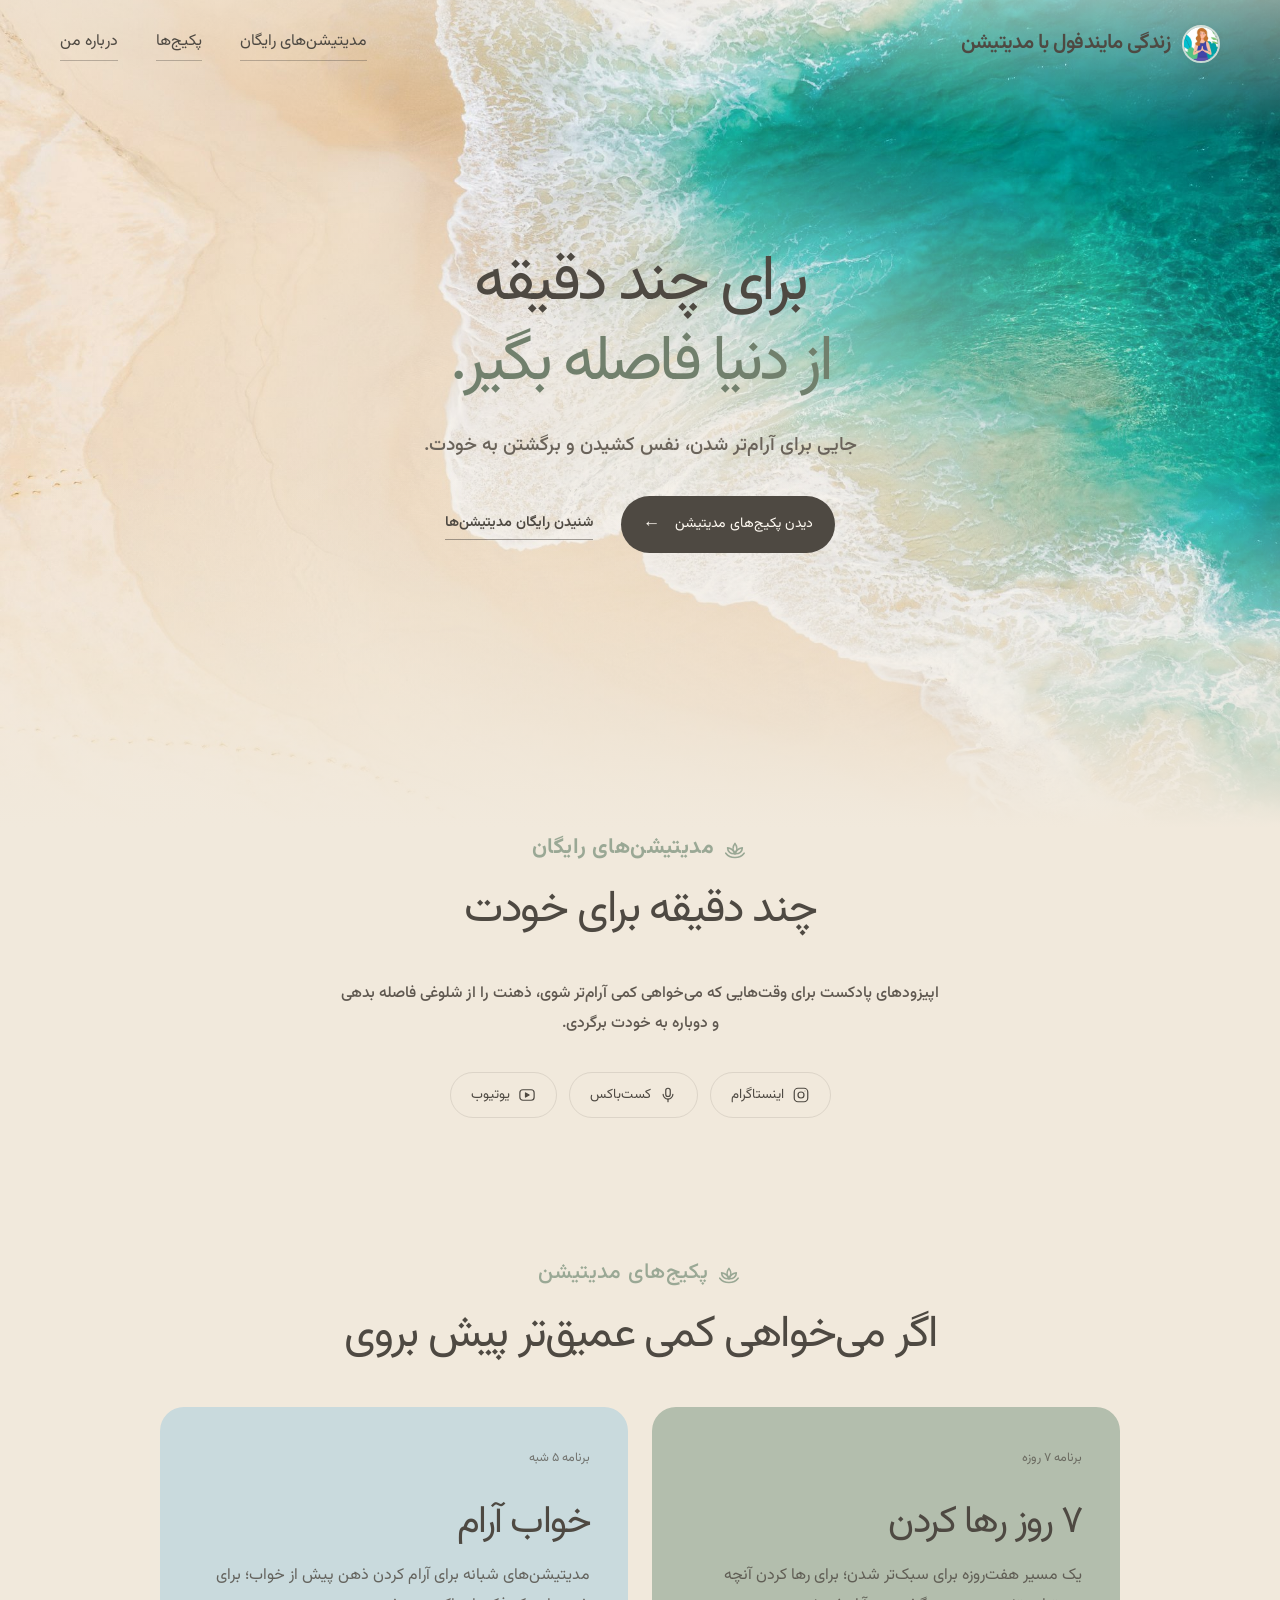
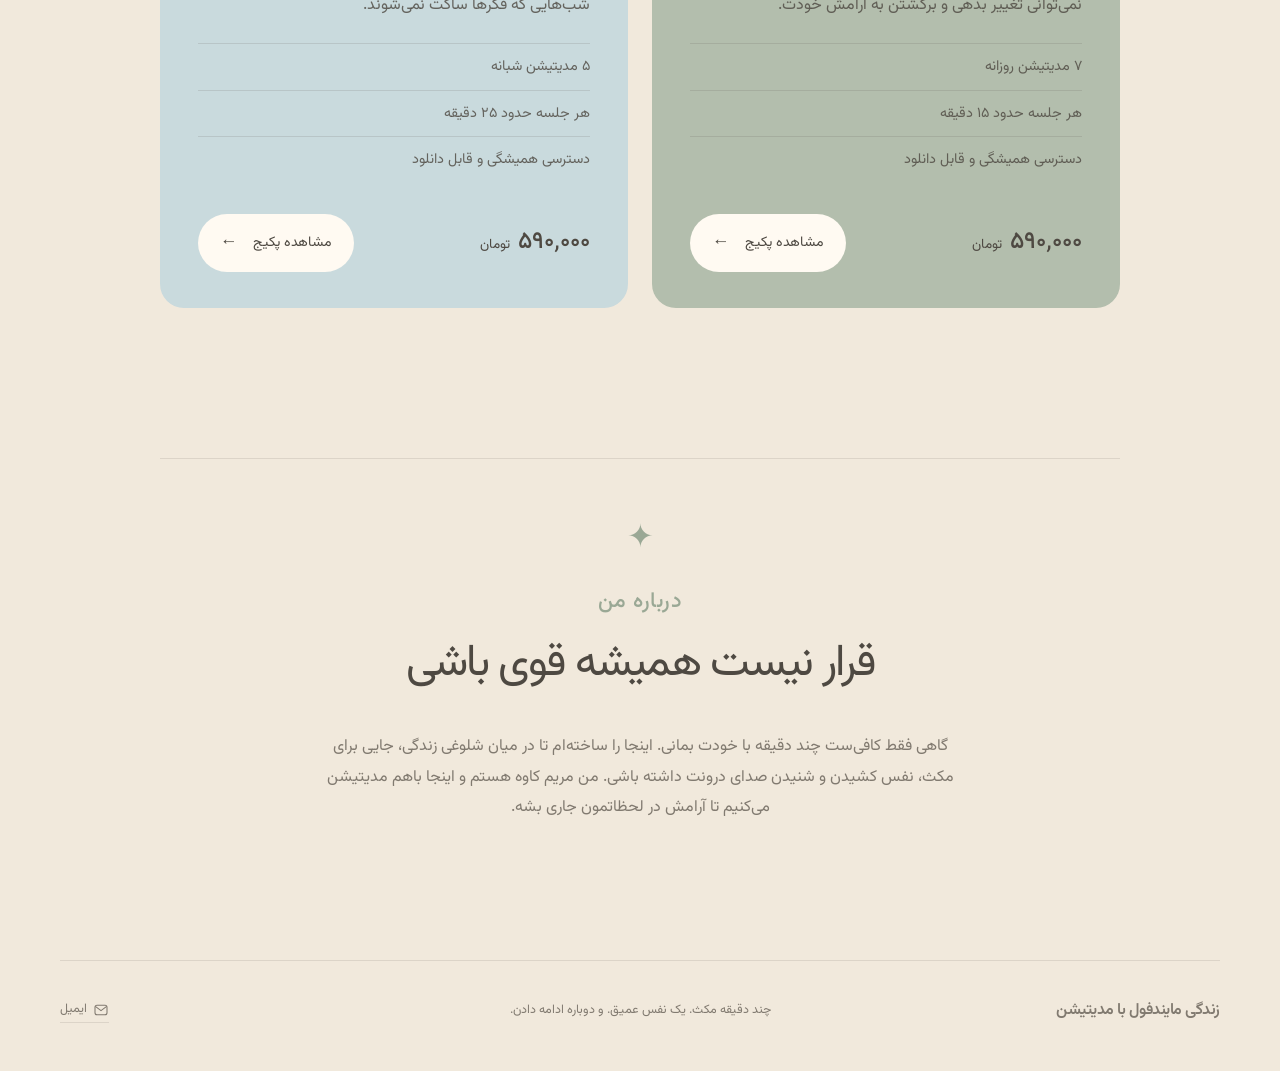
<file: index.html>
<!doctype html>
<html lang="fa" dir="rtl">
<head>
  <meta charset="utf-8">
  <meta name="viewport" content="width=device-width, initial-scale=1">
  <title>زندگی مایندفول با مدیتیشن</title>
  <meta name="description" content="پادکست مدیتیشن رایگان و پکیج‌های مدیتیشن هدایت‌شده؛ جایی برای آرام‌تر شدن، نفس کشیدن و برگشتن به خودت.">
  <meta name="theme-color" content="#f7f4ee">
  <link rel="preconnect" href="https://fonts.googleapis.com">
  <link rel="preconnect" href="https://fonts.gstatic.com" crossorigin>
  <link href="https://fonts.googleapis.com/css2?family=Vazirmatn:wght@300;400;500;600&display=swap" rel="stylesheet">
  <link rel="stylesheet" href="style.css">
</head>
<body>
  <div class="top">
    <header class="nav">
      <a class="logo" href="#"><img class="logo-avatar" src="images/avatar.jpg" alt="" width="38" height="38">زندگی مایندفول با مدیتیشن</a>
      <nav>
        <a href="#free">مدیتیشن‌های رایگان</a>
        <a href="#packages">پکیج‌ها</a>
        <a href="#about">درباره من</a>
      </nav>
    </header>

    <!-- عکس بالای صفحه: images/hero.jpg -->
    <section class="hero">
      <div class="hero-copy">
        <h1>برای چند دقیقه<br><em>از دنیا فاصله بگیر.</em></h1>
        <p class="hero-text">
          جایی برای آرام‌تر شدن، نفس کشیدن و برگشتن به خودت.
        </p>
        <div class="hero-actions">
          <a class="button" href="#packages">دیدن پکیج‌های مدیتیشن <span aria-hidden="true">←</span></a>
          <a class="text-link" href="#free">شنیدن رایگان مدیتیشن‌ها</a>
        </div>
      </div>
    </section>
  </div>

  <main>
    <section class="intro" id="free">
      <p class="eyebrow"><svg class="lotus" viewBox="0 0 24 24" aria-hidden="true" fill="none" stroke="currentColor" stroke-width="1.5" stroke-linecap="round" stroke-linejoin="round"><path d="M12 4.5c2.2 2.7 2.2 6.6 0 9.5-2.2-2.9-2.2-6.8 0-9.5z"/><path d="M12 14c-.9-2.9-3.4-5-6.8-5.4.1 3.6 2.6 5.7 6.8 5.4z"/><path d="M12 14c.9-2.9 3.4-5 6.8-5.4-.1 3.6-2.6 5.7-6.8 5.4z"/><path d="M3.5 13.5c1.9 2.6 4.9 4 8.5 4s6.6-1.4 8.5-4"/></svg>مدیتیشن‌های رایگان</p>
      <h2>چند دقیقه برای خودت</h2>
      <p>
        اپیزودهای پادکست برای وقت‌هایی که می‌خواهی کمی آرام‌تر شوی،
        ذهنت را از شلوغی فاصله بدهی و دوباره به خودت برگردی.
      </p>
      <!-- لینک صفحه‌ی پادکست خودت را در هر href بگذار -->
      <ul class="platforms">
        <li><a href="https://www.instagram.com/mindful_life_with_meditation/" target="_blank" rel="noopener"><svg class="icon" viewBox="0 0 24 24" aria-hidden="true" fill="none" stroke="currentColor" stroke-width="1.6" stroke-linecap="round" stroke-linejoin="round"><rect x="3" y="3" width="18" height="18" rx="5"/><circle cx="12" cy="12" r="4"/><circle cx="17.3" cy="6.7" r=".6" fill="currentColor" stroke="none"/></svg>اینستاگرام</a></li>
        <li><a href="https://castbox.fm/channel/%D8%B2%D9%86%D8%AF%DA%AF%DB%8C-%D9%85%D8%A7%DB%8C%D9%86%D8%AF%D9%81%D9%88%D9%84-%D8%A8%D8%A7-%D9%85%D8%AF%DB%8C%D8%AA%DB%8C%D8%B4%D9%86-%7C-%D9%85%D8%B1%D8%A7%D9%82%D8%A8%D9%87%E2%80%8C%DB%8C-%D9%81%D8%A7%D8%B1%D8%B3%DB%8C-id4888005?country=ir&amp;nojump=1" target="_blank" rel="noopener"><svg class="icon" viewBox="0 0 24 24" aria-hidden="true" fill="none" stroke="currentColor" stroke-width="1.6" stroke-linecap="round" stroke-linejoin="round"><rect x="9" y="3" width="6" height="11" rx="3"/><path d="M5.5 11a6.5 6.5 0 0 0 13 0"/><path d="M12 17.5V21"/></svg>کست‌باکس</a></li>
        <li><a href="https://www.youtube.com/@maryamMeditations" target="_blank" rel="noopener"><svg class="icon" viewBox="0 0 24 24" aria-hidden="true" fill="none" stroke="currentColor" stroke-width="1.6" stroke-linecap="round" stroke-linejoin="round"><rect x="2.5" y="5" width="19" height="14" rx="4"/><path d="M10 9.2v5.6l4.8-2.8z" fill="currentColor"/></svg>یوتیوب</a></li>
      </ul>
    </section>

    <section class="packages" id="packages">
      <div class="section-heading">
        <p class="eyebrow"><svg class="lotus" viewBox="0 0 24 24" aria-hidden="true" fill="none" stroke="currentColor" stroke-width="1.5" stroke-linecap="round" stroke-linejoin="round"><path d="M12 4.5c2.2 2.7 2.2 6.6 0 9.5-2.2-2.9-2.2-6.8 0-9.5z"/><path d="M12 14c-.9-2.9-3.4-5-6.8-5.4.1 3.6 2.6 5.7 6.8 5.4z"/><path d="M12 14c.9-2.9 3.4-5 6.8-5.4-.1 3.6-2.6 5.7-6.8 5.4z"/><path d="M3.5 13.5c1.9 2.6 4.9 4 8.5 4s6.6-1.4 8.5-4"/></svg>پکیج‌های مدیتیشن</p>
        <h2>اگر می‌خواهی کمی عمیق‌تر پیش بروی</h2>
      </div>

      <div class="package-grid">
        <article class="package-card">
          <div class="package-top">
            <span class="card-label">برنامه ۷ روزه</span>
          </div>
          <h3>۷ روز رها کردن</h3>
          <p class="package-desc">
            یک مسیر هفت‌روزه برای سبک‌تر شدن؛ برای رها کردن آنچه
            نمی‌توانی تغییر بدهی و برگشتن به آرامش خودت.
          </p>
          <ul class="package-list">
            <li>۷ مدیتیشن روزانه</li>
            <li>هر جلسه حدود ۱۵ دقیقه</li>
            <li>دسترسی همیشگی و قابل دانلود</li>
          </ul>
          <div class="package-footer">
            <p class="price"><strong>۵۹۰٬۰۰۰</strong> تومان</p>
            <button class="button button-light" type="button" data-open="package-1">مشاهده پکیج <span aria-hidden="true">←</span></button>
          </div>
        </article>

        <article class="package-card package-card--sea">
          <div class="package-top">
            <span class="card-label">برنامه ۵ شبه</span>
          </div>
          <h3>خواب آرام</h3>
          <p class="package-desc">
            مدیتیشن‌های شبانه برای آرام کردن ذهن پیش از خواب؛
            برای شب‌هایی که فکرها ساکت نمی‌شوند.
          </p>
          <ul class="package-list">
            <li>۵ مدیتیشن شبانه</li>
            <li>هر جلسه حدود ۲۵ دقیقه</li>
            <li>دسترسی همیشگی و قابل دانلود</li>
          </ul>
          <div class="package-footer">
            <p class="price"><strong>۵۹۰٬۰۰۰</strong> تومان</p>
            <!-- لینک صفحه‌ی پرداخت این پکیج -->
            <a class="button button-light" href="#">مشاهده پکیج <span aria-hidden="true">←</span></a>
          </div>
        </article>
      </div>
    </section>

    <section class="about" id="about">
      <div class="about-mark" aria-hidden="true">✦</div>
      <div>
        <p class="eyebrow">درباره من</p>
        <h2>قرار نیست همیشه قوی باشی</h2>
        <p>
          گاهی فقط کافی‌ست چند دقیقه با خودت بمانی.
          اینجا را ساخته‌ام تا در میان شلوغی زندگی،
          جایی برای مکث، نفس کشیدن و شنیدن صدای درونت داشته باشی.
          من مریم کاوه هستم و اینجا باهم مدیتیشن می‌کنیم
          تا آرامش در لحظاتمون جاری بشه.
        </p>
      </div>
    </section>
  </main>

  <footer>
    <div class="logo">زندگی مایندفول با مدیتیشن</div>
    <p>چند دقیقه مکث. یک نفس عمیق. و دوباره ادامه دادن.</p>
    <div class="footer-links">
      <a class="footer-link" href="mailto:mindful.life.with.meditation@gmail.com"><svg class="icon" viewBox="0 0 24 24" aria-hidden="true" fill="none" stroke="currentColor" stroke-width="1.6" stroke-linecap="round" stroke-linejoin="round"><rect x="3" y="5" width="18" height="14" rx="3"/><path d="m4 7 8 6 8-6"/></svg>ایمیل</a>
    </div>
  </footer>
  <!-- جزئیات پکیج ۱ -->
  <dialog class="modal" id="package-1" aria-labelledby="package-1-title">
    <div class="modal-inner">
      <button class="modal-close" type="button" data-close aria-label="بستن">×</button>
      <p class="card-label">برنامه ۷ روزه</p>
      <h3 id="package-1-title">۷ روز رها کردن</h3>
      <p class="modal-intro">هر روز یک مدیتیشن حدود ۱۵ دقیقه‌ای؛ این مسیری است که با هم می‌رویم:</p>
      <!-- توضیح هر روز را اینجا بنویس -->
      <ol class="day-list">
        <li>
          <span class="day-num">روز ۱</span>
          <div>
            <h4>توقف</h4>
            <p>چند دقیقه مکث، نفس آگاهانه و دیدن آنچه این روزها روی دلت سنگینی می‌کند.</p>
          </div>
        </li>
        <li>
          <span class="day-num">روز ۲</span>
          <div>
            <h4>پذیرش</h4>
            <p>به‌جای جنگیدن با احساس‌ها، یاد می‌گیریم کنارشان بنشینیم و بپذیریمشان.</p>
          </div>
        </li>
        <li>
          <span class="day-num">روز ۳</span>
          <div>
            <h4>بدن</h4>
            <p>با اسکن بدن، تنش‌هایی را که بی‌آنکه بدانیم نگه داشته‌ایم پیدا می‌کنیم و رها می‌کنیم.</p>
          </div>
        </li>
        <li>
          <span class="day-num">روز ۴</span>
          <div>
            <h4>فکرها</h4>
            <p>فکرها را مثل ابرهایی تماشا می‌کنیم که می‌آیند و می‌روند، بدون اینکه دنبالشان برویم.</p>
          </div>
        </li>
        <li>
          <span class="day-num">روز ۵</span>
          <div>
            <h4>گذشته</h4>
            <p>با مهربانی به خودمان، بار آنچه گذشته را کمی سبک‌تر می‌کنیم.</p>
          </div>
        </li>
        <li>
          <span class="day-num">روز ۶</span>
          <div>
            <h4>کنترل</h4>
            <p>آنچه در اختیار ما نیست را می‌شناسیم و آرام‌آرام رهایش می‌کنیم.</p>
          </div>
        </li>
        <li>
          <span class="day-num">روز ۷</span>
          <div>
            <h4>آرامش</h4>
            <p>مرور مسیر هفت روز و برگشتن به آرامشی که همیشه در درونت بوده.</p>
          </div>
        </li>
      </ol>
      <div class="modal-footer">
        <p class="price"><strong>۵۹۰٬۰۰۰</strong> تومان</p>
        <!-- لینک صفحه‌ی پرداخت این پکیج -->
        <a class="button" href="#">خرید پکیج <span aria-hidden="true">←</span></a>
      </div>
    </div>
  </dialog>

  <script>
    document.querySelectorAll('[data-open]').forEach(function (btn) {
      btn.addEventListener('click', function () {
        document.getElementById(btn.dataset.open).showModal();
      });
    });
    document.querySelectorAll('.modal').forEach(function (modal) {
      modal.addEventListener('click', function (e) {
        if (e.target === modal || e.target.closest('[data-close]')) modal.close();
      });
    });
  </script>
</body>
</html>
</file>
<file: style.css>
* { box-sizing: border-box; }

:root {
  --cream: #f1e9dc;
  --cream-deep: #e7dccb;
  --sage: #9aa895;
  --sage-soft: #b3bead;
  --sage-dark: #71806d;
  --brown: #4e4942;
  --muted: #817a70;
  --white: #fffaf2;
  --sea: #c9dadd;
  --line: rgba(78,73,66,.13);
}

html { scroll-behavior: smooth; }

body {
  margin: 0;
  background: var(--cream);
  color: var(--brown);
  font-family: "Vazirmatn", Tahoma, sans-serif;
  font-weight: 400;
  line-height: 1.9;
}

a { color: inherit; text-decoration: none; }

.nav {
  width: min(1160px, calc(100% - 48px));
  margin: 0 auto;
  min-height: 88px;
  display: flex;
  align-items: center;
  justify-content: space-between;
  gap: 32px;
}

.logo {
  font-size: 1.3rem;
  font-weight: 600;
  letter-spacing: -.03em;
}
a.logo {
  display: inline-flex;
  align-items: center;
  gap: 12px;
}
.logo-avatar {
  width: 38px;
  height: 38px;
  border-radius: 50%;
  object-fit: cover;
  border: 2px solid rgba(255,250,242,.7);
  box-shadow: 0 1px 6px rgba(78,73,66,.06);
}

.nav nav {
  display: flex;
  gap: 38px;
  color: var(--muted);
  font-size: 1rem;
}

.nav nav a {
  padding-bottom: 3px;
  border-bottom: 1px solid rgba(78,73,66,.35);
  transition: color .2s ease, border-color .2s ease;
}
.nav nav a:hover { color: var(--brown); border-bottom-color: var(--brown); }

.top {
  position: relative;
  min-height: 92vh;
  display: flex;
  flex-direction: column;
  background:
    /* محو شدن پایین عکس در رنگ صفحه */
    linear-gradient(180deg, transparent 55%, rgba(241,233,220,.6) 80%, var(--cream) 100%),
    /* کمی روشن‌تر کردن پشت متن برای خوانایی */
    radial-gradient(var(--veil, ellipse 50% 38%) at 50% 50%, rgba(241,233,220,.78), rgba(241,233,220,0) 100%),
    /* روشن کردن بالای صفحه برای خوانایی منو */
    linear-gradient(180deg, rgba(241,233,220,.55) 0%, rgba(241,233,220,0) 16%),
    url("images/hero.jpg") center / cover no-repeat,
    var(--cream-deep);
}

.top .nav { width: min(1160px, calc(100% - 48px)); }
.top .nav nav { color: var(--brown); }

.hero {
  flex: 1;
  width: min(1160px, calc(100% - 48px));
  margin: 0 auto;
  display: flex;
  align-items: center;
  justify-content: center;
  padding: 40px 0 160px;
}

.hero-copy { max-width: 640px; text-align: center; }
.hero-copy .hero-text { margin-left: auto; margin-right: auto; }
.hero-copy .hero-actions { justify-content: center; }

.eyebrow {
  margin: 0 0 16px;
  color: var(--sage-dark);
  font-size: .78rem;
  font-weight: 500;
  letter-spacing: .02em;
}

h1, h2, h3, p { margin-top: 0; }

h1 {
  margin-bottom: 24px;
  font-size: clamp(2.8rem, 5vw, 5rem);
  line-height: 1.25;
  font-weight: 400;
  letter-spacing: -.055em;
}
h1 em {
  font-style: normal;
  color: var(--sage-dark);
}

.hero-text {
  max-width: 480px;
  color: #6a635a;
  font-size: 1.2rem;
  font-weight: 500;
  margin-bottom: 32px;
}

.button {
  display: inline-flex;
  align-items: center;
  gap: 15px;
  background: var(--brown);
  color: var(--white);
  border-radius: 999px;
  padding: 12px 22px;
  font-size: .88rem;
  transition: transform .2s ease, background .2s ease;
}
button.button {
  font: inherit;
  font-size: .88rem;
  border: 0;
  cursor: pointer;
}
.button:hover { transform: translateY(-2px); background: #3f3b36; }
.button span { font-size: 1.1rem; }

.hero-actions {
  display: flex;
  align-items: center;
  gap: 28px;
  flex-wrap: wrap;
}

.hero-actions .text-link {
  color: var(--brown);
  font-weight: 600;
  border-bottom-color: rgba(78,73,66,.5);
}

a:focus-visible {
  outline: 2px solid var(--sage-dark);
  outline-offset: 3px;
}

.intro, .packages, .about {
  width: min(960px, calc(100% - 48px));
  margin-left: auto;
  margin-right: auto;
}

.intro {
  padding: 0 0 135px;
  text-align: center;
}
.intro h2, .section-heading h2, .about h2 {
  font-size: clamp(2rem, 3.5vw, 3rem);
  font-weight: 400;
  letter-spacing: -.04em;
  line-height: 1.4;
}
.intro .eyebrow,
.section-heading .eyebrow {
  display: flex;
  align-items: center;
  justify-content: center;
  gap: 8px;
}
.eyebrow .lotus {
  width: 1.2em;
  height: 1.2em;
  flex: none;
  transform: translateY(.12em);
}
.intro .eyebrow {
  color: var(--sage);
  font-size: 1.35rem;
  font-weight: 700;
  margin-bottom: 10px;
}
.section-heading .eyebrow,
.about .eyebrow {
  font-size: 1.35rem;
  margin-bottom: 10px;
}
.section-heading .eyebrow,
.about .eyebrow { color: var(--sage); }
.intro p:not(.eyebrow) {
  max-width: 600px;
  margin: 0 auto 24px;
  color: #5f5850;
  font-weight: 500;
  font-size: .98rem;
}

.text-link {
  display: inline-flex;
  gap: 13px;
  align-items: center;
  color: var(--sage-dark);
  font-size: .9rem;
  border-bottom: 1px solid rgba(113,128,109,.35);
  padding-bottom: 3px;
}

.platforms {
  list-style: none;
  margin: 34px 0 0;
  padding: 0;
  display: flex;
  justify-content: center;
  flex-wrap: wrap;
  gap: 12px;
}
.platforms a {
  display: inline-flex;
  align-items: center;
  gap: 8px;
  padding: 9px 20px;
  border: 1px solid var(--line);
  border-radius: 999px;
  font-size: .85rem;
  color: var(--brown);
  transition: background .2s ease, border-color .2s ease;
}
.platforms .icon { width: 18px; height: 18px; flex: none; }
.platforms a:hover { background: var(--white); border-color: rgba(78,73,66,.25); }

.packages { padding-bottom: 150px; }
.section-heading { margin-bottom: 40px; text-align: center; }

.package-grid {
  display: grid;
  grid-template-columns: 1fr 1fr;
  gap: 24px;
}

.package-card {
  border-radius: 24px;
  background: var(--sage-soft);
  padding: 40px 38px 36px;
  display: flex;
  flex-direction: column;
}
.package-card--sea { background: var(--sea); }

.package-top {
  font-size: .78rem;
  opacity: .7;
  margin-bottom: 26px;
}
.package-card h3 {
  font-size: clamp(1.8rem, 3vw, 2.4rem);
  font-weight: 400;
  letter-spacing: -.04em;
  line-height: 1.4;
  margin-bottom: 10px;
}
.package-desc {
  color: rgba(78,73,66,.82);
  margin-bottom: 22px;
}

.package-list {
  list-style: none;
  margin: 0 0 32px;
  padding: 0;
  font-size: .9rem;
  color: rgba(78,73,66,.82);
}
.package-list li {
  padding: 9px 0;
  border-top: 1px solid rgba(78,73,66,.14);
}

.package-footer {
  margin-top: auto;
  display: flex;
  align-items: center;
  justify-content: space-between;
  gap: 16px;
  flex-wrap: wrap;
}
.price { margin: 0; font-size: .85rem; }
.price strong { font-size: 1.5rem; font-weight: 500; margin-left: 4px; }

.button-light {
  background: var(--white);
  color: var(--brown);
}
.button-light:hover { background: var(--white); }


.about {
  border-top: 1px solid var(--line);
  padding: 50px 0 120px;
  text-align: center;
}
.about-mark {
  font-size: 2rem;
  color: var(--sage);
  margin-bottom: 12px;
}
.about p:not(.eyebrow) {
  max-width: 650px;
  margin-left: auto;
  margin-right: auto;
  color: var(--muted);
  font-size: 1rem;
}

footer {
  border-top: 1px solid var(--line);
  width: min(1160px, calc(100% - 48px));
  margin: 0 auto;
  padding: 35px 0 45px;
  display: grid;
  grid-template-columns: 1fr auto 1fr;
  align-items: center;
  gap: 24px;
  color: var(--muted);
  font-size: .78rem;
}
/* پنجره‌ی جزئیات پکیج */
.modal {
  width: min(560px, calc(100% - 32px));
  max-height: 86vh;
  padding: 0;
  border: 0;
  border-radius: 24px;
  background: var(--white);
  color: var(--brown);
  box-shadow: 0 20px 60px rgba(78,73,66,.18);
}
.modal::backdrop {
  background: rgba(78,73,66,.35);
  backdrop-filter: blur(3px);
}
.modal[open] { animation: modal-in .25s ease; }
@keyframes modal-in {
  from { opacity: 0; transform: translateY(12px); }
  to { opacity: 1; transform: none; }
}
.modal-inner {
  position: relative;
  padding: 40px 40px 32px;
}
.modal-close {
  position: absolute;
  top: 16px;
  left: 16px;
  width: 36px;
  height: 36px;
  border: 0;
  border-radius: 50%;
  background: var(--cream);
  color: var(--muted);
  font: inherit;
  font-size: 1.4rem;
  line-height: 1;
  cursor: pointer;
}
.modal-close:hover { color: var(--brown); }
.modal .card-label { color: var(--sage-dark); }
.modal h3 {
  font-size: 2rem;
  font-weight: 400;
  letter-spacing: -.04em;
  margin-bottom: 8px;
}
.modal-intro {
  color: var(--muted);
  font-size: .92rem;
  margin-bottom: 20px;
}
.day-list {
  list-style: none;
  margin: 0;
  padding: 0;
}
.day-list li {
  display: grid;
  grid-template-columns: 56px 1fr;
  gap: 12px;
  padding: 14px 0;
  border-top: 1px solid var(--line);
}
.day-num {
  color: var(--sage-dark);
  font-size: .8rem;
  font-weight: 500;
  padding-top: 3px;
}
.day-list h4 {
  margin: 0 0 2px;
  font-size: 1rem;
  font-weight: 600;
}
.day-list p {
  margin: 0;
  color: var(--muted);
  font-size: .88rem;
  line-height: 1.8;
}
.modal-footer {
  display: flex;
  align-items: center;
  justify-content: space-between;
  gap: 16px;
  position: sticky;
  bottom: 0;
  margin: 0 -40px -32px;
  padding: 18px 40px 24px;
  background: var(--white);
  border-top: 1px solid var(--line);
}

footer .logo { font-size: 1rem; }
footer p { margin: 0; text-align: center; }
.footer-links { justify-self: end; display: flex; gap: 20px; }
.footer-link {
  display: inline-flex;
  align-items: center;
  gap: 6px;
  border-bottom: 1px solid var(--line);
}
.footer-link .icon { width: 16px; height: 16px; }
.footer-link:hover { color: var(--brown); }

@media (prefers-reduced-motion: reduce) {
  html { scroll-behavior: auto; }
  * { transition: none !important; }
}

@media (max-width: 760px) {
  .nav {
    min-height: 72px;
    width: min(100% - 30px, 1160px);
  }
  .nav nav { display: none; }

  .top { min-height: 88vh; --veil: ellipse 95% 32%; }
  .top .nav, .hero { width: min(100% - 30px, 1160px); }
  .logo-avatar { width: 32px; height: 32px; }
  a.logo { gap: 10px; font-size: 1.1rem; }
  .hero { padding: 20px 0 120px; }
  .hero-copy { padding: 0 8px; }
  h1 { font-size: 2.6rem; }

  .intro, .packages, .about {
    width: min(100% - 30px, 960px);
  }
  .intro { padding: 0 0 100px; }
  .platforms { gap: 8px; }
  .platforms a { padding: 8px 14px; gap: 6px; }
  .packages { padding-bottom: 100px; }
  .package-grid { grid-template-columns: 1fr; gap: 18px; }
  .package-card { padding: 32px 26px 28px; }
  .about { padding: 40px 0 90px; }
  footer {
    width: min(100% - 30px, 1160px);
    grid-template-columns: 1fr;
    justify-items: center;
    text-align: center;
    gap: 8px;
  }
  .footer-links { justify-self: center; }
  .modal-inner { padding: 32px 22px 24px; }
  .modal-footer { margin: 0 -22px -24px; padding: 16px 22px 20px; }
  .modal h3 { font-size: 1.6rem; }
}
</file>
